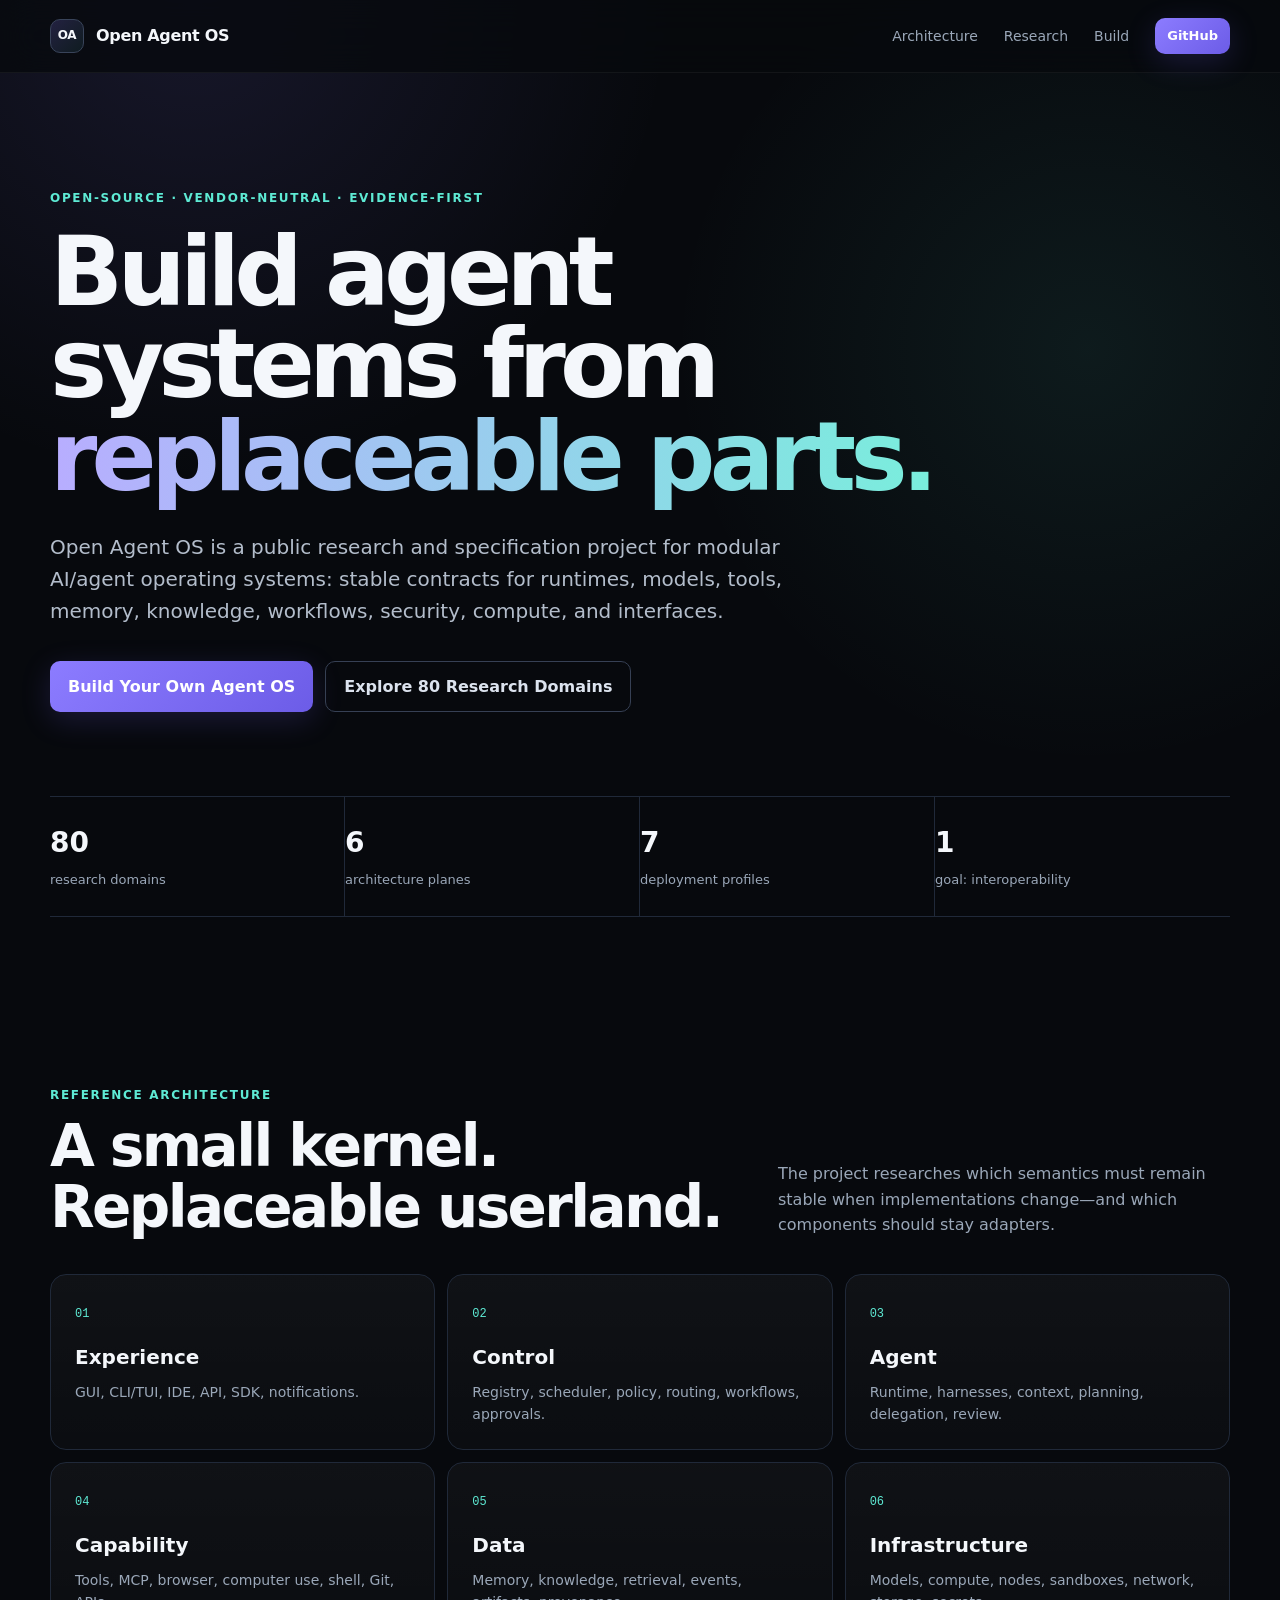
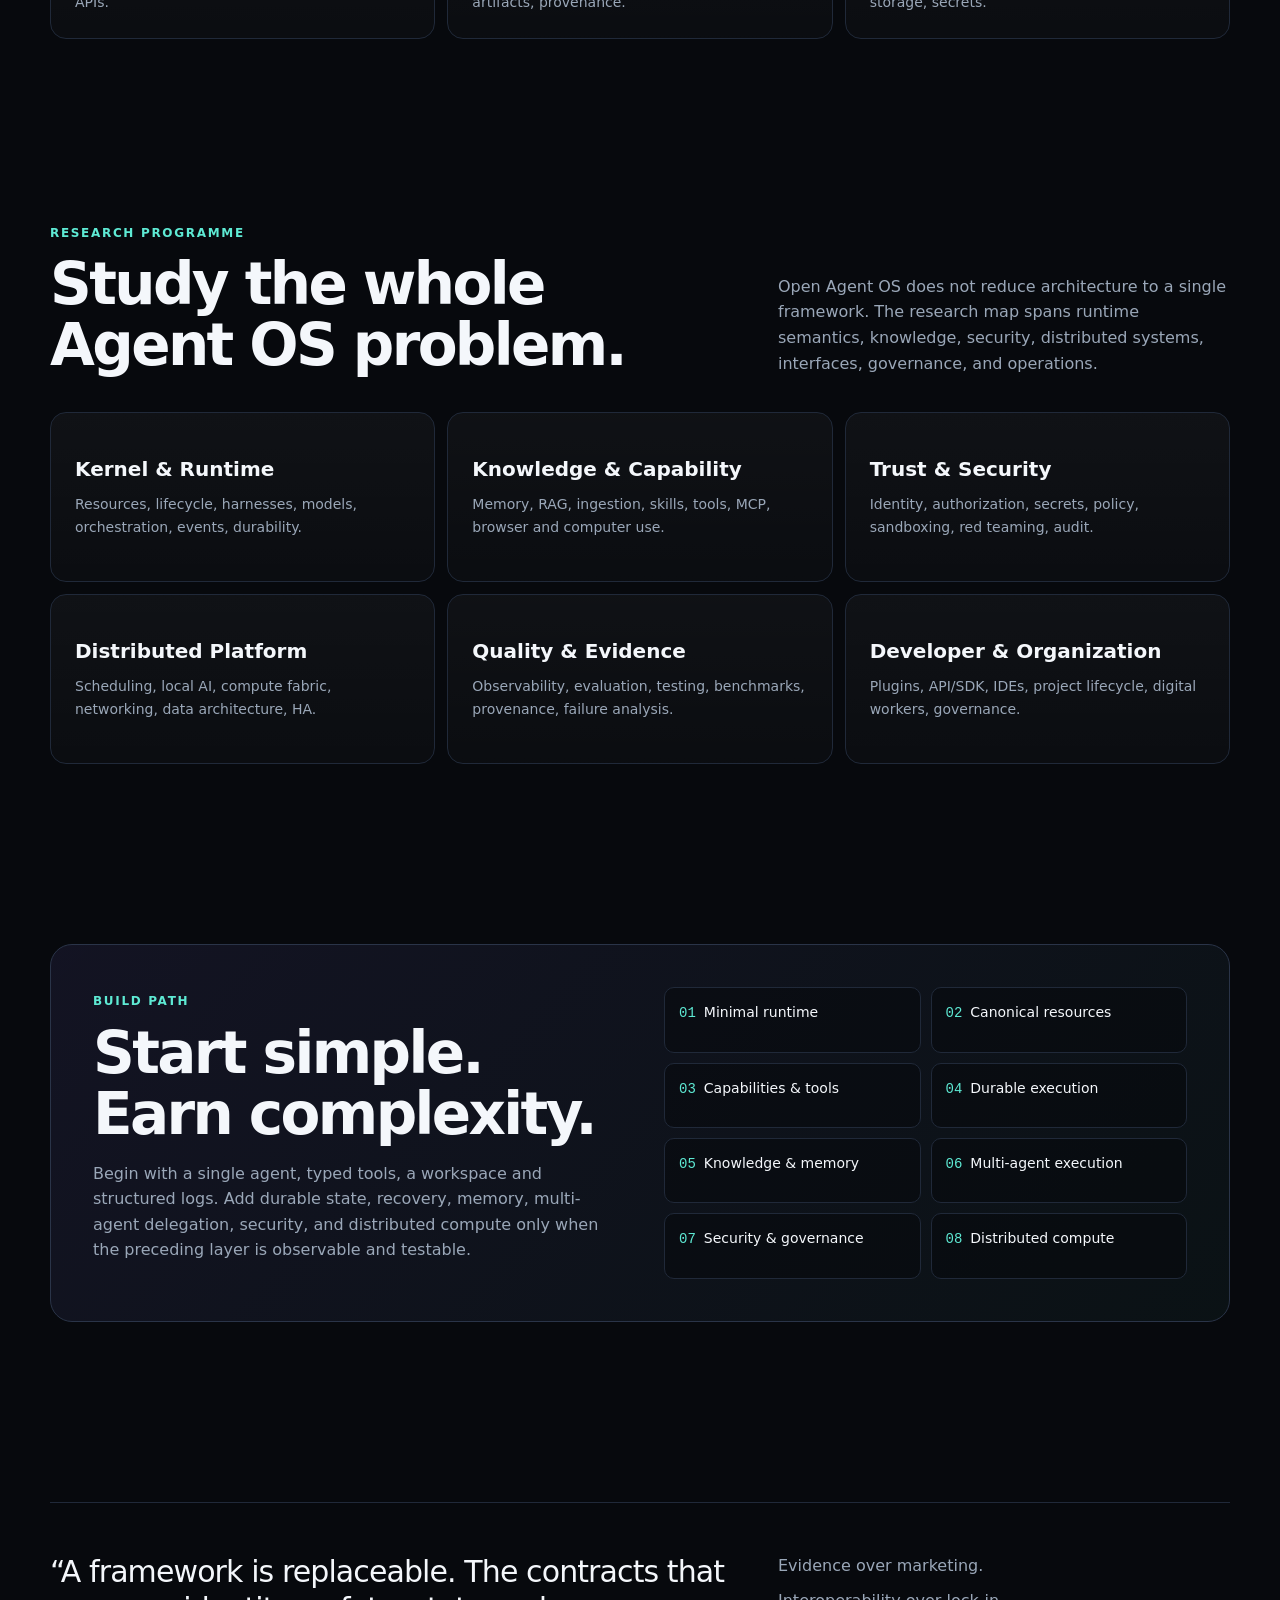
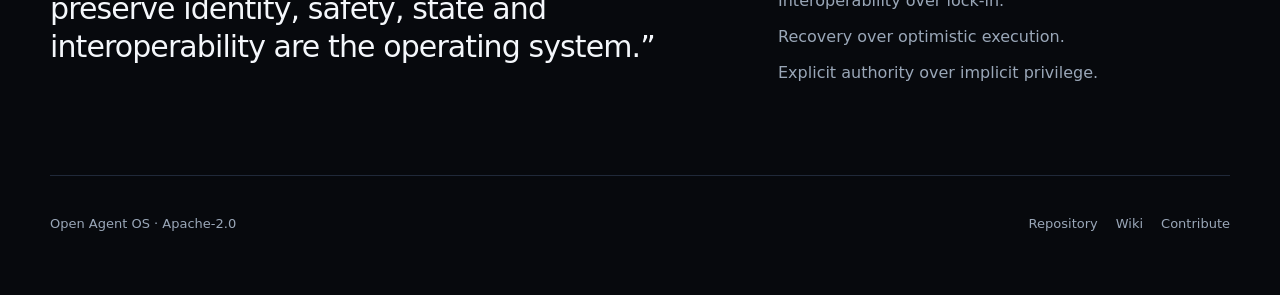
<file: site/index.html>
<!doctype html>
<html lang="en">
<head>
  <meta charset="utf-8">
  <meta name="viewport" content="width=device-width, initial-scale=1">
  <meta name="description" content="Vendor-neutral open-source research and specifications for building modular Agent OS and AI OS platforms.">
  <title>Open Agent OS — Build agent systems from replaceable parts</title>
  <link rel="stylesheet" href="styles.css">
</head>
<body>
  <header class="nav-wrap">
    <nav class="nav shell">
      <a class="brand" href="#top"><span class="mark">OA</span><span>Open Agent OS</span></a>
      <div class="nav-links">
        <a href="#architecture">Architecture</a>
        <a href="#research">Research</a>
        <a href="#build">Build</a>
        <a class="button small" href="https://github.com/moon-rize-official/open-agent-os">GitHub</a>
      </div>
    </nav>
  </header>

  <main id="top">
    <section class="hero shell">
      <div class="eyebrow">OPEN-SOURCE · VENDOR-NEUTRAL · EVIDENCE-FIRST</div>
      <h1>Build agent systems from <span>replaceable parts.</span></h1>
      <p class="lede">
        Open Agent OS is a public research and specification project for modular AI/agent operating systems:
        stable contracts for runtimes, models, tools, memory, knowledge, workflows, security, compute, and interfaces.
      </p>
      <div class="actions">
        <a class="button" href="https://github.com/moon-rize-official/open-agent-os/blob/main/docs/getting-started/build-your-own-agent-os.md">Build Your Own Agent OS</a>
        <a class="button ghost" href="https://github.com/moon-rize-official/open-agent-os/blob/main/research/domains/README.md">Explore 80 Research Domains</a>
      </div>

      <div class="stats">
        <div><strong>80</strong><span>research domains</span></div>
        <div><strong>6</strong><span>architecture planes</span></div>
        <div><strong>7</strong><span>deployment profiles</span></div>
        <div><strong>1</strong><span>goal: interoperability</span></div>
      </div>
    </section>

    <section class="section shell" id="architecture">
      <div class="section-head">
        <div>
          <span class="kicker">REFERENCE ARCHITECTURE</span>
          <h2>A small kernel. Replaceable userland.</h2>
        </div>
        <p>The project researches which semantics must remain stable when implementations change—and which components should stay adapters.</p>
      </div>

      <div class="planes">
        <article><span>01</span><h3>Experience</h3><p>GUI, CLI/TUI, IDE, API, SDK, notifications.</p></article>
        <article><span>02</span><h3>Control</h3><p>Registry, scheduler, policy, routing, workflows, approvals.</p></article>
        <article><span>03</span><h3>Agent</h3><p>Runtime, harnesses, context, planning, delegation, review.</p></article>
        <article><span>04</span><h3>Capability</h3><p>Tools, MCP, browser, computer use, shell, Git, APIs.</p></article>
        <article><span>05</span><h3>Data</h3><p>Memory, knowledge, retrieval, events, artifacts, provenance.</p></article>
        <article><span>06</span><h3>Infrastructure</h3><p>Models, compute, nodes, sandboxes, network, storage, secrets.</p></article>
      </div>
    </section>

    <section class="section shell" id="research">
      <div class="section-head">
        <div>
          <span class="kicker">RESEARCH PROGRAMME</span>
          <h2>Study the whole Agent OS problem.</h2>
        </div>
        <p>Open Agent OS does not reduce architecture to a single framework. The research map spans runtime semantics, knowledge, security, distributed systems, interfaces, governance, and operations.</p>
      </div>

      <div class="research-grid">
        <div><h3>Kernel & Runtime</h3><p>Resources, lifecycle, harnesses, models, orchestration, events, durability.</p></div>
        <div><h3>Knowledge & Capability</h3><p>Memory, RAG, ingestion, skills, tools, MCP, browser and computer use.</p></div>
        <div><h3>Trust & Security</h3><p>Identity, authorization, secrets, policy, sandboxing, red teaming, audit.</p></div>
        <div><h3>Distributed Platform</h3><p>Scheduling, local AI, compute fabric, networking, data architecture, HA.</p></div>
        <div><h3>Quality & Evidence</h3><p>Observability, evaluation, testing, benchmarks, provenance, failure analysis.</p></div>
        <div><h3>Developer & Organization</h3><p>Plugins, API/SDK, IDEs, project lifecycle, digital workers, governance.</p></div>
      </div>
    </section>

    <section class="section shell" id="build">
      <div class="build-card">
        <div>
          <span class="kicker">BUILD PATH</span>
          <h2>Start simple. Earn complexity.</h2>
          <p>Begin with a single agent, typed tools, a workspace and structured logs. Add durable state, recovery, memory, multi-agent delegation, security, and distributed compute only when the preceding layer is observable and testable.</p>
        </div>
        <ol>
          <li><span>01</span>Minimal runtime</li>
          <li><span>02</span>Canonical resources</li>
          <li><span>03</span>Capabilities & tools</li>
          <li><span>04</span>Durable execution</li>
          <li><span>05</span>Knowledge & memory</li>
          <li><span>06</span>Multi-agent execution</li>
          <li><span>07</span>Security & governance</li>
          <li><span>08</span>Distributed compute</li>
        </ol>
      </div>
    </section>

    <section class="section shell">
      <div class="principles">
        <blockquote>“A framework is replaceable. The contracts that preserve identity, safety, state and interoperability are the operating system.”</blockquote>
        <div>
          <span>Evidence over marketing.</span>
          <span>Interoperability over lock-in.</span>
          <span>Recovery over optimistic execution.</span>
          <span>Explicit authority over implicit privilege.</span>
        </div>
      </div>
    </section>
  </main>

  <footer class="shell footer">
    <span>Open Agent OS · Apache-2.0</span>
    <div><a href="https://github.com/moon-rize-official/open-agent-os">Repository</a><a href="https://github.com/moon-rize-official/open-agent-os/tree/main/wiki">Wiki</a><a href="https://github.com/moon-rize-official/open-agent-os/blob/main/CONTRIBUTING.md">Contribute</a></div>
  </footer>
</body>
</html>
</file>
<file: site/styles.css>
:root{
  --bg:#07090d;
  --panel:#0d1118;
  --panel2:#111722;
  --text:#f4f7fb;
  --muted:#9aa7b8;
  --line:#202939;
  --accent:#8c7cff;
  --accent2:#5eead4;
  --max:1180px;
}
*{box-sizing:border-box}
html{scroll-behavior:smooth}
body{
  margin:0;
  background:
    radial-gradient(circle at 15% 0%,rgba(140,124,255,.12),transparent 30rem),
    radial-gradient(circle at 85% 10%,rgba(94,234,212,.08),transparent 26rem),
    var(--bg);
  color:var(--text);
  font-family:Inter,ui-sans-serif,system-ui,-apple-system,BlinkMacSystemFont,"Segoe UI",sans-serif;
  line-height:1.6;
}
a{color:inherit;text-decoration:none}
.shell{width:min(calc(100% - 40px),var(--max));margin:auto}
.nav-wrap{position:sticky;top:0;z-index:10;background:rgba(7,9,13,.78);backdrop-filter:blur(18px);border-bottom:1px solid rgba(255,255,255,.05)}
.nav{height:72px;display:flex;align-items:center;justify-content:space-between}
.brand{display:flex;gap:12px;align-items:center;font-weight:750;letter-spacing:-.02em}
.mark{display:grid;place-items:center;width:34px;height:34px;border:1px solid #39445a;border-radius:10px;background:linear-gradient(135deg,rgba(140,124,255,.2),rgba(94,234,212,.08));font-size:12px}
.nav-links{display:flex;align-items:center;gap:26px;color:var(--muted);font-size:14px}
.nav-links a:hover{color:var(--text)}
.button{display:inline-flex;align-items:center;justify-content:center;padding:12px 18px;border-radius:10px;background:linear-gradient(135deg,var(--accent),#6c5ce7);font-weight:700;color:white;box-shadow:0 8px 30px rgba(108,92,231,.2)}
.button.small{padding:8px 12px;font-size:13px}
.button.ghost{background:transparent;border:1px solid #364054;box-shadow:none;color:#dce3ee}
.hero{padding:116px 0 74px}
.eyebrow,.kicker{font-size:12px;font-weight:800;letter-spacing:.14em;color:var(--accent2)}
h1{font-size:clamp(50px,8vw,96px);line-height:.96;letter-spacing:-.06em;max-width:950px;margin:18px 0 28px}
h1 span{background:linear-gradient(90deg,#b8adff,#79eedc);-webkit-background-clip:text;color:transparent}
.lede{max-width:780px;font-size:20px;color:#b3bdcb}
.actions{display:flex;gap:12px;flex-wrap:wrap;margin-top:34px}
.stats{display:grid;grid-template-columns:repeat(4,1fr);margin-top:84px;border-top:1px solid var(--line);border-bottom:1px solid var(--line)}
.stats div{padding:24px 0;border-right:1px solid var(--line)}
.stats div:last-child{border-right:0}
.stats strong{display:block;font-size:28px}
.stats span{color:var(--muted);font-size:13px}
.section{padding:90px 0}
.section-head{display:grid;grid-template-columns:1.2fr .8fr;gap:50px;align-items:end;margin-bottom:36px}
h2{font-size:clamp(34px,5vw,58px);letter-spacing:-.045em;line-height:1.05;margin:10px 0 0}
.section-head p{color:var(--muted);margin:0}
.planes,.research-grid{display:grid;grid-template-columns:repeat(3,1fr);gap:12px}
.planes article,.research-grid>div{background:linear-gradient(180deg,rgba(255,255,255,.035),rgba(255,255,255,.015));border:1px solid var(--line);border-radius:16px;padding:24px;min-height:170px}
.planes article span{font-family:ui-monospace,monospace;color:var(--accent2);font-size:12px}
h3{font-size:20px;margin:16px 0 8px}
.planes p,.research-grid p{margin:0;color:var(--muted);font-size:14px}
.build-card{display:grid;grid-template-columns:1fr 1fr;gap:48px;background:linear-gradient(135deg,rgba(140,124,255,.09),rgba(94,234,212,.04));border:1px solid #2a3448;border-radius:22px;padding:42px}
.build-card p{color:var(--muted)}
.build-card ol{list-style:none;padding:0;margin:0;display:grid;grid-template-columns:1fr 1fr;gap:10px}
.build-card li{padding:13px 14px;background:rgba(6,8,12,.55);border:1px solid var(--line);border-radius:10px;font-size:14px}
.build-card li span{color:var(--accent2);font-family:ui-monospace,monospace;margin-right:8px}
.principles{display:grid;grid-template-columns:1.2fr .8fr;gap:50px;border-top:1px solid var(--line);padding-top:50px}
blockquote{font-size:30px;line-height:1.25;letter-spacing:-.03em;margin:0}
.principles div{display:flex;flex-direction:column;gap:10px;color:var(--muted)}
.footer{padding:38px 0 60px;border-top:1px solid var(--line);display:flex;justify-content:space-between;color:var(--muted);font-size:13px}
.footer div{display:flex;gap:18px}
@media(max-width:800px){
  .nav-links>a:not(.button){display:none}
  .hero{padding-top:80px}
  .stats,.planes,.research-grid,.section-head,.build-card,.principles{grid-template-columns:1fr}
  .stats{grid-template-columns:1fr 1fr}
  .stats div{border-bottom:1px solid var(--line)}
  .build-card{padding:26px}
  .footer{gap:16px;flex-direction:column}
}
</file>
